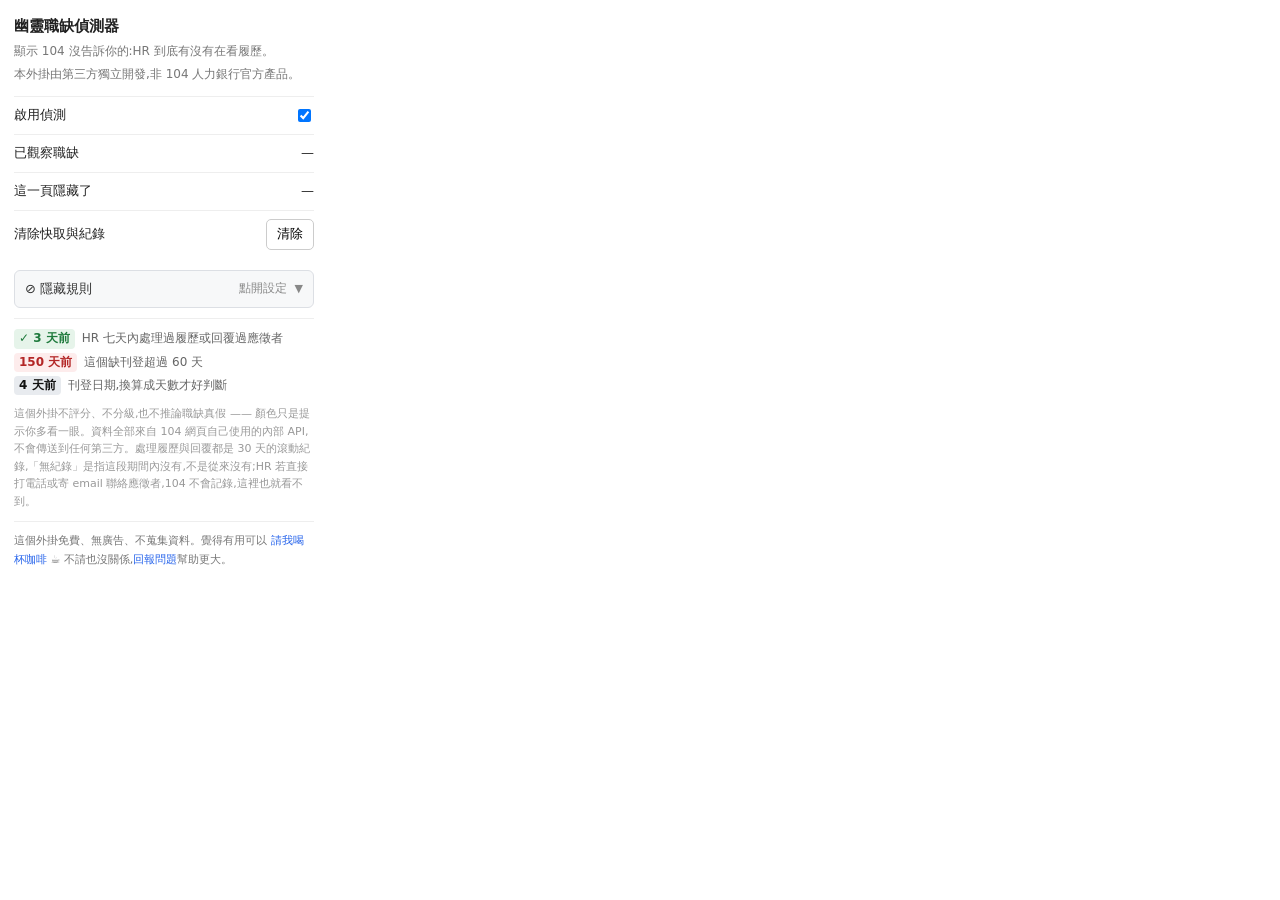
<file: src/popup.html>
<!doctype html>
<html lang="zh-Hant">
  <head>
    <meta charset="utf-8" />
    <style>
      body {
        width: 300px;
        margin: 0;
        padding: 14px;
        font: 13px/1.6 system-ui, -apple-system, "Noto Sans TC", sans-serif;
        color: #222;
      }
      h1 { margin: 0 0 4px; font-size: 15px; }
      p.sub { margin: 0 0 12px; color: #777; font-size: 12px; }
      .row {
        display: flex;
        align-items: center;
        justify-content: space-between;
        padding: 8px 0;
        border-top: 1px solid #eee;
      }
      .legend { margin-top: 10px; border-top: 1px solid #eee; padding-top: 10px; }
      .legend div { display: flex; gap: 7px; align-items: baseline; margin-bottom: 4px; }
      .legend span:last-child { color: #666; font-size: 12px; }
      /* 徽章上的三種標示,樣式跟 styles.css 對齊 */
      .chip {
        flex: none; padding: 0 5px; border-radius: 4px;
        font-size: 12px; font-weight: 600; white-space: nowrap;
      }
      .chip.good { background: #e6f4ea; color: #1e7a3c; }
      .chip.bad  { background: #fdecec; color: #b32626; }
      .chip.em   { background: #e8ebef; color: #111; }
      button {
        font: inherit;
        padding: 4px 10px;
        border: 1px solid #ccc;
        border-radius: 5px;
        background: #fff;
        cursor: pointer;
      }
      .note { margin-top: 10px; color: #999; font-size: 11px; }

      /* 隱藏規則。用 details 收起來:大部分人不會用到,不該一打開就佔滿視窗。
         但收起來的那一列必須一眼看得出可以點 —— 只有一行字加一個小三角形時,
         使用者根本不知道底下還有東西,等於功能不存在。
         做成有邊框、有底色、有 hover 的一整塊,跟上面的資訊列明顯不同。 */
      details.rules { margin-top: 12px; }
      details.rules > summary {
        cursor: pointer; list-style: none;
        display: flex; justify-content: space-between; align-items: center; gap: 8px;
        padding: 8px 10px;
        border: 1px solid #dcdfe4; border-radius: 6px; background: #f7f8f9;
        font-size: 13px; font-weight: 500; color: #333;
        user-select: none;
      }
      details.rules > summary:hover { background: #eef0f3; border-color: #c9ced6; }
      details.rules > summary::-webkit-details-marker { display: none; }
      details.rules[open] > summary { border-radius: 6px 6px 0 0; border-bottom-color: transparent; }
      .rules__count { margin-left: auto; color: #888; font-weight: 400; font-size: 12px; }
      .rules__caret { color: #888; font-size: 11px; flex: none; }
      details.rules[open] .rules__caret { transform: rotate(180deg); }
      .rules__body {
        margin-top: 0; padding: 10px;
        border: 1px solid #dcdfe4; border-top: 0; border-radius: 0 0 6px 6px;
      }
      .opt { display: flex; align-items: flex-start; gap: 7px; margin-bottom: 7px; font-size: 12px; }
      .opt input { margin: 3px 0 0; flex: none; }
      .opt small { display: block; color: #999; font-size: 11px; line-height: 1.5; }
      .list { margin: 4px 0 10px; padding: 0; list-style: none; }
      .list li {
        display: flex; align-items: center; gap: 6px;
        padding: 3px 0; font-size: 12px; border-bottom: 1px solid #f2f2f2;
      }
      .list li span { flex: 1; min-width: 0; overflow: hidden; text-overflow: ellipsis; white-space: nowrap; }
      .list li button { padding: 1px 7px; font-size: 11px; }
      .list.empty { color: #aaa; font-size: 11px; padding: 3px 0 8px; }
      .rules h3 { margin: 10px 0 2px; font-size: 12px; font-weight: 600; color: #444; }
      .hint { margin: 6px 0 0; color: #aaa; font-size: 11px; line-height: 1.6; }
      .support {
        margin: 10px 0 0; padding-top: 10px; border-top: 1px solid #eee;
        color: #777; font-size: 11px; line-height: 1.7;
      }
      .support a { color: #2563eb; text-decoration: none; }
      .support a:hover { text-decoration: underline; }
      .warn {
        margin-top: 10px;
        padding: 8px 10px;
        border: 1px solid #f0e2bd;
        background: #fdf8ec;
        border-radius: 5px;
        color: #8a6b12;
        font-size: 12px;
        line-height: 1.5;
      }
      .warn a { color: inherit; }
    </style>
  </head>
  <body>
    <h1>幽靈職缺偵測器</h1>
    <p class="sub">顯示 104 沒告訴你的:HR 到底有沒有在看履歷。</p>
    <p class="sub" style="margin-top:-8px">本外掛由第三方獨立開發,非 104 人力銀行官方產品。</p>

    <div class="row">
      <label for="enabled">啟用偵測</label>
      <input type="checkbox" id="enabled" checked />
    </div>
    <div class="row">
      <span>已觀察職缺</span>
      <span id="tracked">—</span>
    </div>
    <div class="row">
      <span>這一頁隱藏了</span>
      <span id="pageHidden">—</span>
    </div>
    <div class="row">
      <span>清除快取與紀錄</span>
      <button id="clear">清除</button>
    </div>

    <div id="health" class="warn" hidden></div>

    <details class="rules">
      <summary>
        <span>⊘ 隱藏規則</span>
        <span class="rules__count" id="rulesCount">點開設定</span>
        <span class="rules__caret">▼</span>
      </summary>
      <div class="rules__body">
        <label class="opt">
          <input type="checkbox" id="hideApplied" />
          <span>隱藏我投過的職缺
            <small>需要登入 104。未登入時這個資訊拿不到,規則會自動失效。</small>
          </span>
        </label>
        <h3 id="companyHead">封鎖的公司</h3>
        <ul class="list" id="companyList"></ul>
        <p class="hint">
          在職缺卡片右上角按「隱藏」就會加進這份清單。用公司代碼比對,公司改名也擋得住。
        </p>
      </div>
    </details>

    <div class="legend">
      <div><span class="chip good">✓ 3 天前</span><span>HR 七天內處理過履歷或回覆過應徵者</span></div>
      <div><span class="chip bad">150 天前</span><span>這個缺刊登超過 60 天</span></div>
      <div><span class="chip em">4 天前</span><span>刊登日期,換算成天數才好判斷</span></div>
    </div>

    <p class="note">
      這個外掛不評分、不分級,也不推論職缺真假 —— 顏色只是提示你多看一眼。資料全部來自 104 網頁自己使用的內部 API,不會傳送到任何第三方。處理履歷與回覆都是 30 天的滾動紀錄,「無紀錄」是指這段期間內沒有,不是從來沒有;HR 若直接打電話或寄 email 聯絡應徵者,104 不會記錄,這裡也就看不到。
    </p>

    <p class="support">
      這個外掛免費、無廣告、不蒐集資料。覺得有用可以
      <a href="https://buymeacoffee.com/ericyen" target="_blank" rel="noopener noreferrer">請我喝杯咖啡</a> ☕
      不請也沒關係,<a href="https://github.com/fansia/104-ghost-job-detector/issues" target="_blank" rel="noopener noreferrer">回報問題</a>幫助更大。
    </p>

    <script src="util.js"></script>
    <script src="popup.js"></script>
  </body>
</html>
</file>
